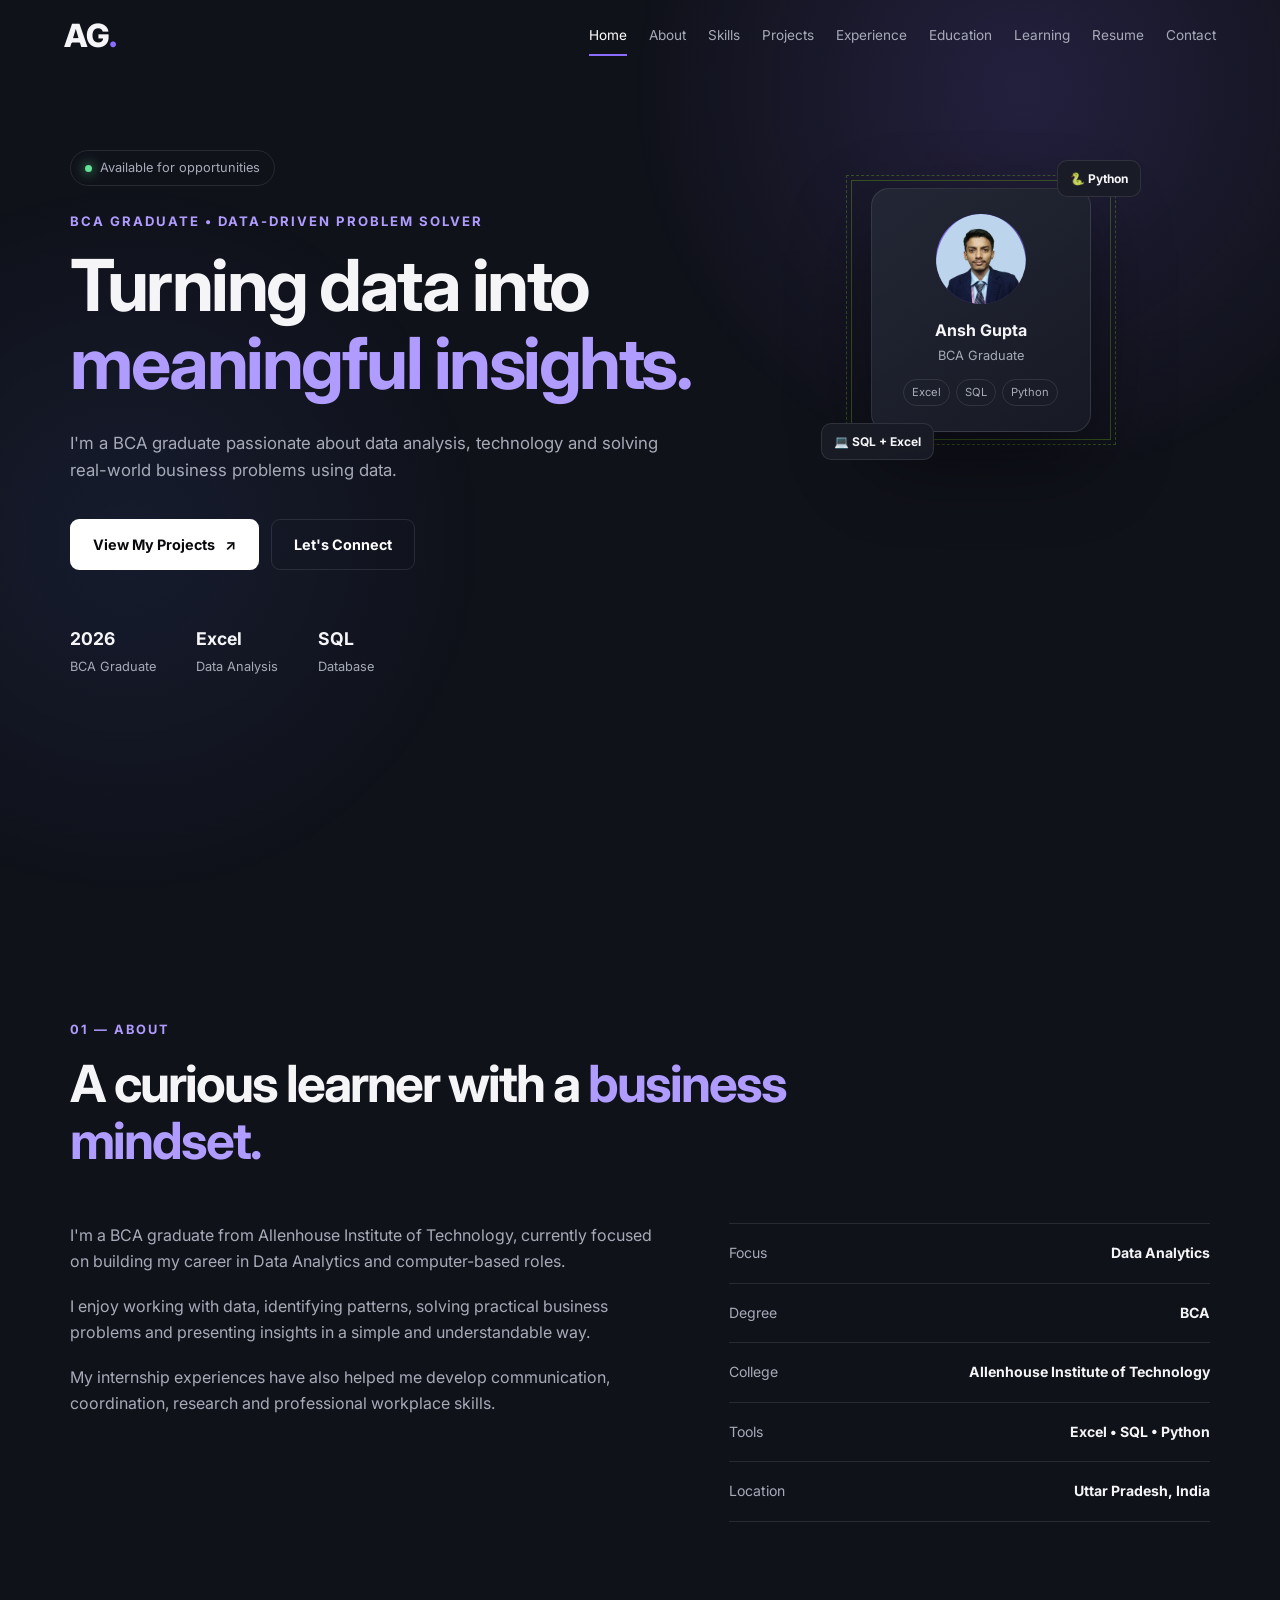
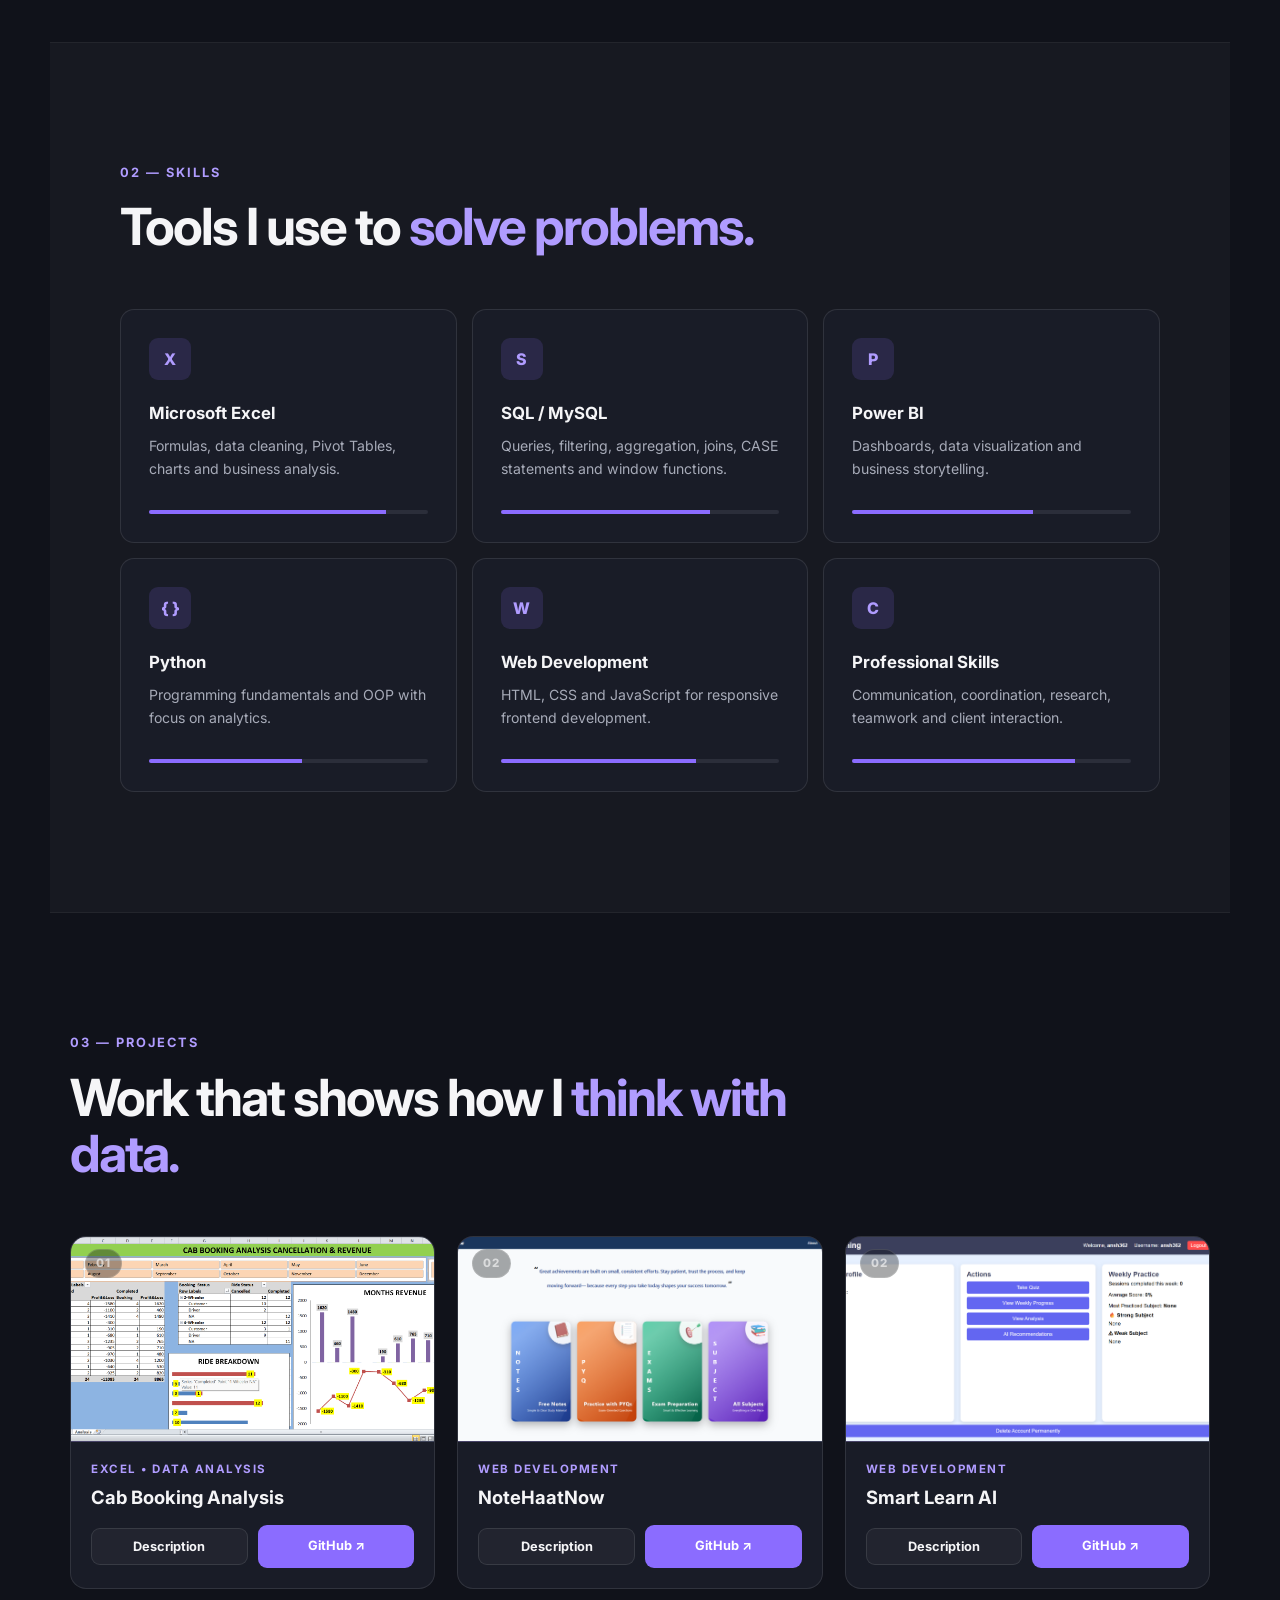
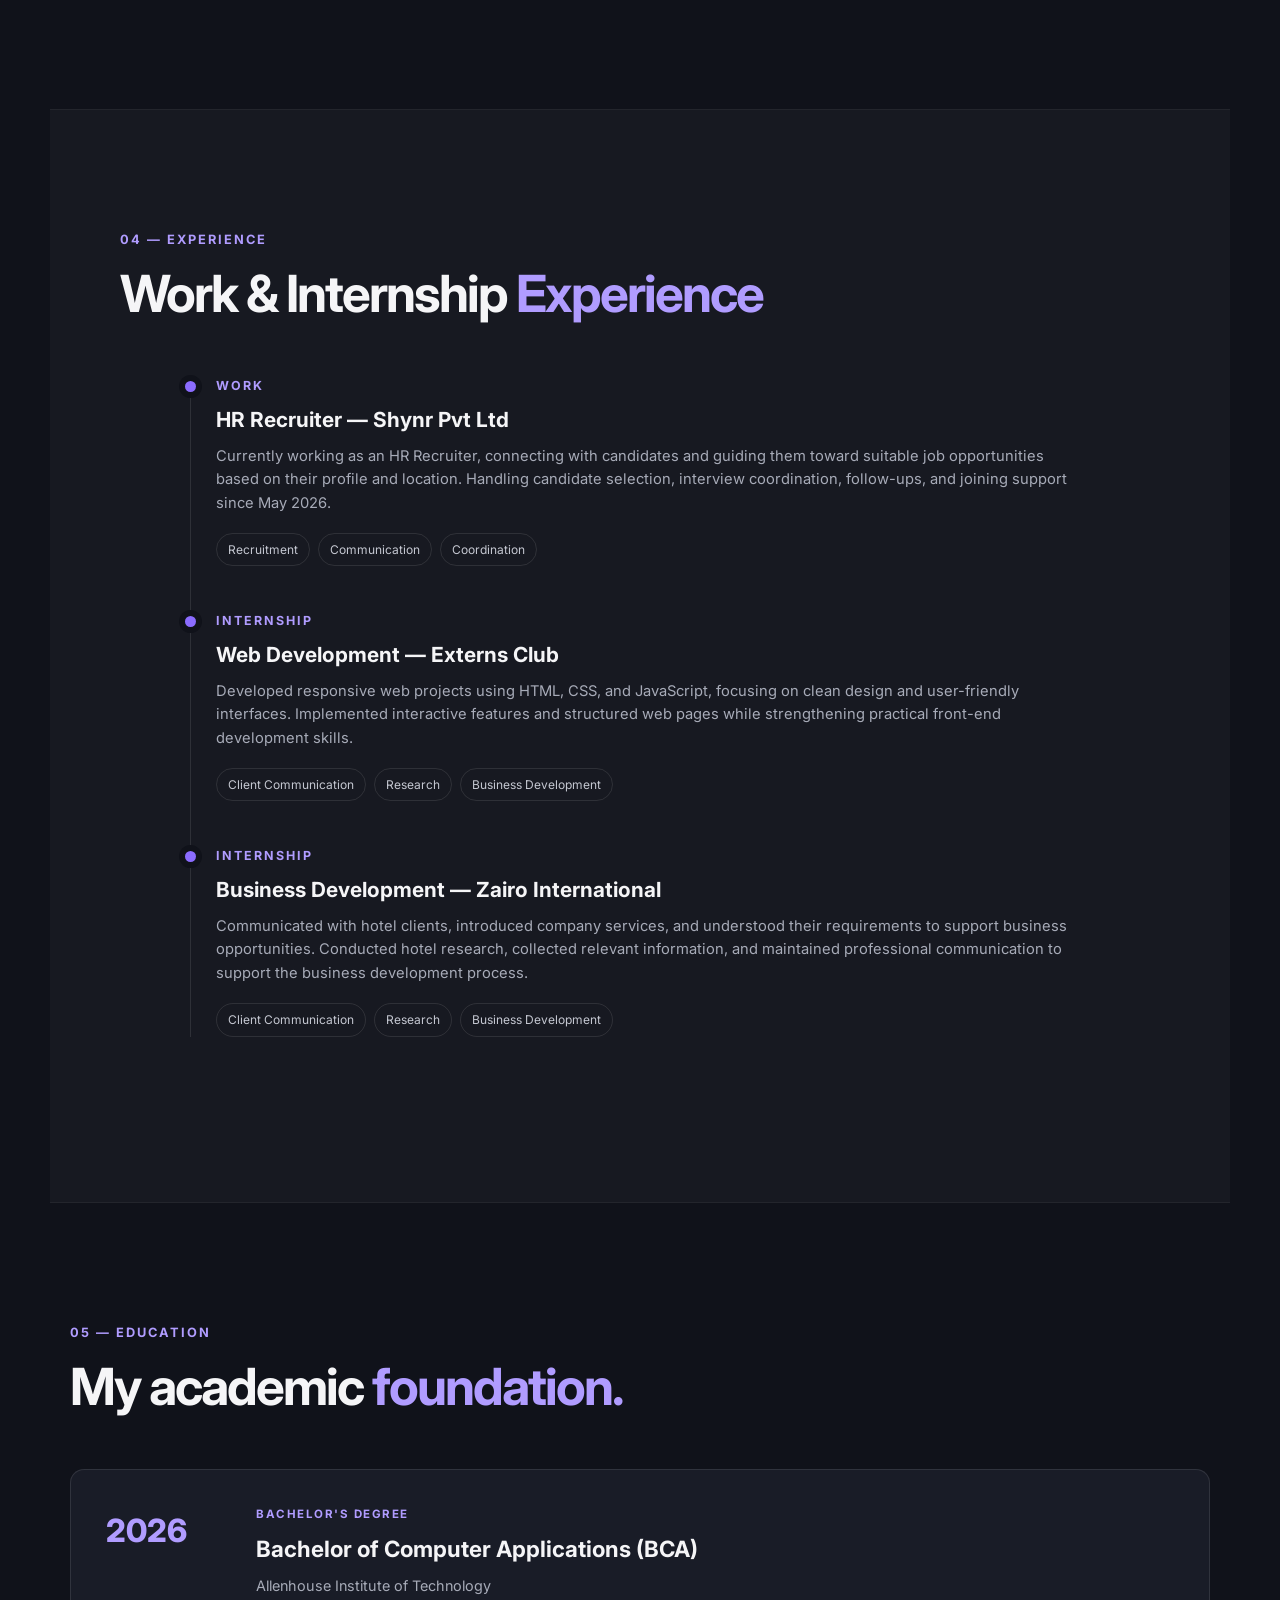
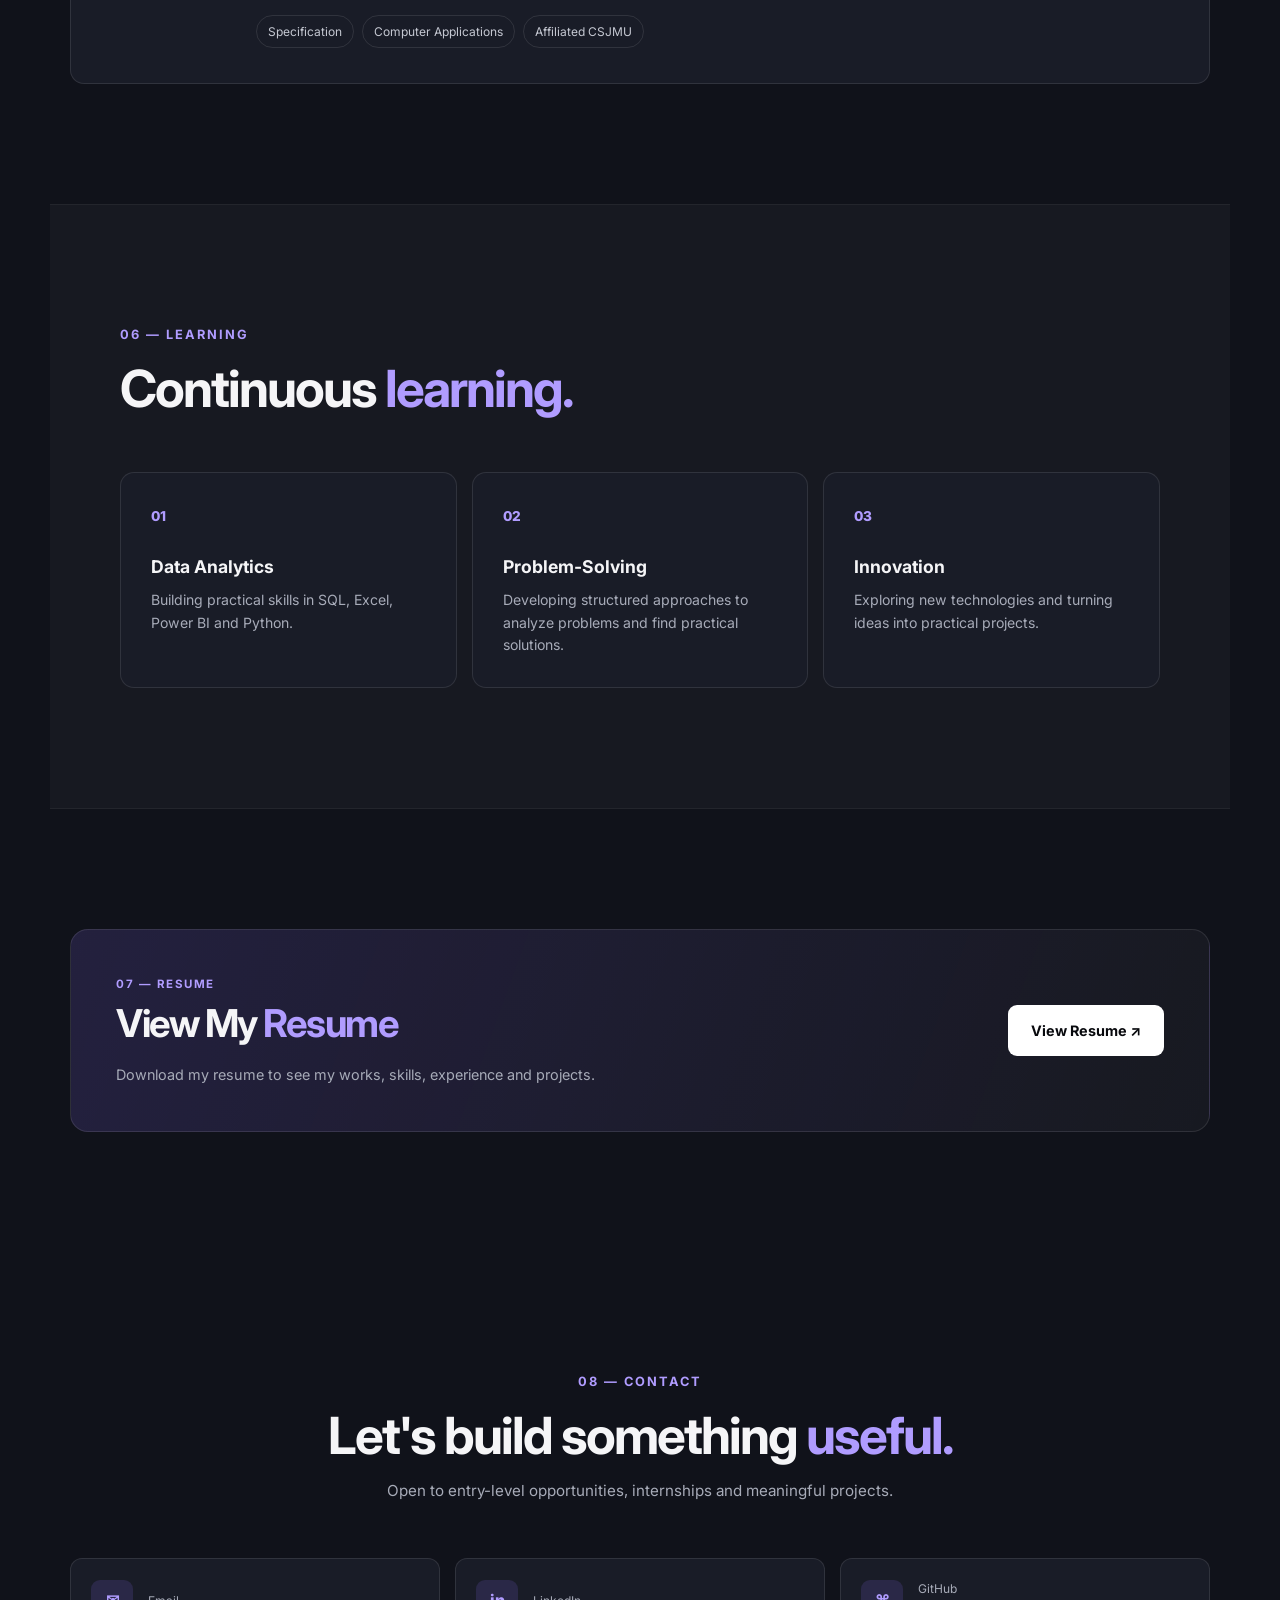
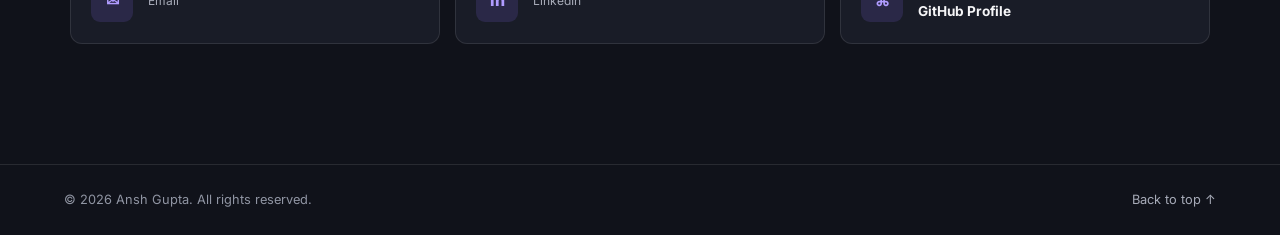
<file: index.html>
<!DOCTYPE html>
<html lang="en">
<head>
    <meta charset="UTF-8">
    <meta name="viewport" content="width=device-width, initial-scale=1.0">
    <meta name="viewport" content="width=device-width, initial-scale=1.0, maximum-scale=1.0, user-scalable=no">
    <title>Ansh Gupta | BCA Graduate & Data Analyst</title>

    <meta name="description"
        content="Portfolio of Ansh Gupta - BCA Graduate and Aspiring Data Analyst.">

    <!-- Google Font -->
    <link rel="preconnect" href="https://fonts.googleapis.com">
    <link rel="preconnect" href="https://fonts.gstatic.com" crossorigin>

    <link href="https://fonts.googleapis.com/css2?family=Inter:wght@400;500;600;700;800&display=swap"
        rel="stylesheet">

    <!-- CSS -->
    <link rel="stylesheet" href="style.css">
</head>

<body>

    <!-- Scroll Progress -->
    <div class="scroll-progress" id="scrollProgress"></div>


    <!-- ================= NAVBAR ================= -->

    <header class="navbar" id="navbar">

        <a href="#home" class="logo">
            AG<span>.</span>
        </a>

        <nav class="nav-menu" id="navMenu">

            <a href="#home" class="nav-link active">Home</a>
            <a href="#about" class="nav-link">About</a>
            <a href="#skills" class="nav-link">Skills</a>
            <a href="#projects" class="nav-link">Projects</a>
            <a href="#experience" class="nav-link">Experience</a>
            <a href="#education" class="nav-link">Education</a>
            <a href="#certifications" class="nav-link">Learning</a>
            <a href="Ansh_Gupta_Resume.pdf" class="nav-link">Resume</a>
            <a href="#contact" class="nav-link">Contact</a>

        </nav>


        <!-- Mobile Menu -->
        <button class="menu-btn" id="menuBtn">
            ☰
        </button>

    </header>



    <!-- ================= MAIN ================= -->

    <main>


        <!-- ================= HOME ================= -->

        <section class="hero section" id="home">

            <div class="hero-content reveal">

                <div class="available">
                    <span></span>
                    Available for opportunities
                </div>

                <p class="small-title">
                    BCA GRADUATE • DATA-DRIVEN PROBLEM SOLVER
                </p>

                <h1>
                    Turning data into
                    <span>meaningful insights.</span>
                </h1>

                <p class="hero-description">

                    I'm a BCA graduate passionate about data analysis,
                    technology and solving real-world business problems
                    using data.

                </p>


                <div class="hero-buttons">

                    <a href="#projects" class="btn btn-primary">
                        View My Projects
                        <span>↗</span>
                    </a>

                    <a href="#contact" class="btn btn-outline">
                        Let's Connect
                    </a>

                </div>


                <div class="hero-stats">

                    <div>
                        <strong>2026</strong>
                        <span>BCA Graduate</span>
                    </div>

                    <div>
                        <strong>Excel</strong>
                        <span>Data Analysis</span>
                    </div>

                    <div>
                        <strong>SQL</strong>
                        <span>Database</span>
                    </div>

                </div>

            </div>


            <!-- Hero Visual -->

            <div class="hero-visual reveal">

                <div class="circle circle-1"></div>
                <div class="circle circle-2"></div>

                <div class="profile-card">

                    <div class="profile-image">
                        <img src="img/A.jpeg" alt="Ansh Gupta">
                    </div>

                    <h3>Ansh Gupta</h3>

                    <p>
                        BCA Graduate
                    </p>

                    <div class="profile-tags">
                        <span>Excel</span>
                        <span>SQL</span>
                        <span>Python</span>
                    </div>

                </div>


                <div class="floating-card floating-one">
                    🐍 Python
                </div>

                <div class="floating-card floating-two">
                    💻 SQL + Excel
                </div>

            </div>

        </section>



        <!-- ================= ABOUT ================= -->

        <section class="section" id="about">

            <div class="section-heading reveal">

                <p>01 — ABOUT</p>

                <h2>
                    A curious learner with a
                    <span>business mindset.</span>
                </h2>

            </div>


            <div class="about-grid">

                <div class="about-text reveal">

                    <p>
                        I'm a BCA graduate from Allenhouse Institute of Technology,
                        currently focused on building my
                        career in Data Analytics and computer-based roles.
                    </p>

                    <p>
                        I enjoy working with data, identifying patterns,
                        solving practical business problems and presenting
                        insights in a simple and understandable way.
                    </p>

                    <p>
                        My internship experiences have also helped me develop
                        communication, coordination, research and professional
                        workplace skills.
                    </p>

                </div>


                <div class="about-info reveal">

                    <div class="info-row">
                        <span>Focus</span>
                        <strong>Data Analytics</strong>
                    </div>

                    <div class="info-row">
                        <span>Degree</span>
                        <strong>BCA</strong>
                    </div>

                    <div class="info-row">
                        <span>College</span>
                        <strong>Allenhouse Institute of Technology
                        </strong>
                    </div>

                    <div class="info-row">
                        <span>Tools</span>
                        <strong>Excel • SQL • Python</strong>
                    </div>

                    <div class="info-row">
                        <span>Location</span>
                        <strong>Uttar Pradesh, India</strong>
                    </div>

                </div>

            </div>

        </section>



        <!-- ================= SKILLS ================= -->

        <section class="section section-dark" id="skills">

            <div class="section-heading reveal">

                <p>02 — SKILLS</p>

                <h2>
                    Tools I use to
                    <span>solve problems.</span>
                </h2>

            </div>


            <div class="skills-grid">


                <div class="skill-card reveal">

                    <div class="skill-icon">X</div>

                    <h3>Microsoft Excel</h3>

                    <p>
                        Formulas, data cleaning, Pivot Tables,
                        charts and business analysis.
                    </p>

                    <div class="skill-bar">
                        <span style="width:85%"></span>
                    </div>

                </div>


                <div class="skill-card reveal">

                    <div class="skill-icon">S</div>

                    <h3>SQL / MySQL</h3>

                    <p>
                        Queries, filtering, aggregation, joins,
                        CASE statements and window functions.
                    </p>

                    <div class="skill-bar">
                        <span style="width:75%"></span>
                    </div>

                </div>


                <div class="skill-card reveal">

                    <div class="skill-icon">P</div>

                    <h3>Power BI</h3>

                    <p>
                        Dashboards, data visualization and
                        business storytelling.
                    </p>

                    <div class="skill-bar">
                        <span style="width:65%"></span>
                    </div>

                </div>


                <div class="skill-card reveal">

                    <div class="skill-icon">{ }</div>

                    <h3>Python</h3>

                    <p>
                        Programming fundamentals and OOP
                        with focus on analytics.
                    </p>

                    <div class="skill-bar">
                        <span style="width:55%"></span>
                    </div>

                </div>


                <div class="skill-card reveal">

                    <div class="skill-icon">W</div>

                    <h3>Web Development</h3>

                    <p>
                        HTML, CSS and JavaScript for responsive
                        frontend development.
                    </p>

                    <div class="skill-bar">
                        <span style="width:70%"></span>
                    </div>

                </div>


                <div class="skill-card reveal">

                    <div class="skill-icon">C</div>

                    <h3>Professional Skills</h3>

                    <p>
                        Communication, coordination, research,
                        teamwork and client interaction.
                    </p>

                    <div class="skill-bar">
                        <span style="width:80%"></span>
                    </div>

                </div>

            </div>

        </section>



        <!-- ================= PROJECTS ================= -->

        <section class="section" id="projects">

            <div class="section-heading reveal">

                <p>03 — PROJECTS</p>

                <h2>
                    Work that shows how I
                    <span>think with data.</span>
                </h2>

            </div>


            <div class="projects-grid">


                <!-- Project 1 -->
                <!-- Screenshot badalne ke liye: is <div class="project-image"> ke andar
                     <img src="apni-image.png" alt="..."> daal dein, placeholder khud hat jayega -->

                <article class="project-card reveal">

                    <div class="project-image" data-project="01">

                        <div class="project-image-placeholder">
                            <span class="placeholder-icon"></span>
                            <span class="placeholder-text">Add Screenshot</span>
                        </div>

                        <img src="img/Dashboard.png" alt="Cab Booking & Cancellation Analysis Dashboard Screenshot">

                    </div>

                    <div class="project-content">

                        <p class="project-category">
                            EXCEL • DATA ANALYSIS
                        </p>

                        <h3>
                            Cab Booking Analysis
                        </h3>

                        <div class="project-links">

                            <button type="button"
                                class="project-link project-link-secondary project-desc-btn"
                                data-title="Cab Booking Analysis"
                                data-category="EXCEL • DATA ANALYSIS"
                                data-desc="Analyzed cab booking data to identify cancellation patterns, cancellation reasons, monthly revenue impact and estimated business loss. Built an interactive dashboard in Excel using Pivot Tables and SUMIFS to highlight month-wise trends and help management reduce cancellation losses."
                                data-tags="Excel, Pivot Tables, SUMIFS, Dashboard"
                                data-link="https://github.com/anshguptaji/Data-Analyst-Project/tree/main/MS%20Excel/Cab-Booking-Analysis"
                                data-link-label="GitHub ↗">
                                Description
                            </button>

                            <a href="https://github.com/anshguptaji/Data-Analyst-Project/tree/main/MS%20Excel/Cab-Booking-Analysis" target="_blank" class="project-link project-link-primary">
                                GitHub ↗
                            </a>

                        </div>

                    </div>

                </article>



                <!-- Project 2 -->

                <article class="project-card reveal">

                    <div class="project-image" data-project="02">

                        <div class="project-image-placeholder">
                            <span class="placeholder-icon">💻</span>
                            <span class="placeholder-text">Add Screenshot</span>
                        </div>

                        <img src="img/Webiste.png" alt="NoteHaatNow Website Screenshot">

                    </div>

                    <div class="project-content">

                        <p class="project-category">
                            WEB DEVELOPMENT
                        </p>

                        <h3>
                            NoteHaatNow 
                        </h3>

                        <div class="project-links">

                            <button type="button"
                                class="project-link project-link-secondary project-desc-btn"
                                data-title="NoteHaatNow - Website"
                                data-category="WEB DEVELOPMENT"
                                data-desc="A student-focused website designed to provide access to previous-year academic question papers. Built with a clean, responsive UI so students can quickly search and download the papers they need."
                                data-tags="HTML, CSS, JavaScript"
                                data-link="https://github.com/anshguptaji/Students_web"
                                data-link-label="GitHub">
                                Description
                            </button>

                            <a href="https://github.com/anshguptaji/Students_web" target="_blank" class="project-link project-link-primary">
                                GitHub ↗
                            </a>

                        </div>

                    </div>

                </article>



                <!-- Project 3 -->

                <article class="project-card reveal">

                    <div class="project-image" data-project="02">

                        <div class="project-image-placeholder">
                            <span class="placeholder-icon">💻</span>
                            <span class="placeholder-text">Add Screenshot</span>
                        </div>

                        <img src="img/ai.png" alt="smart learn ai">

                    </div>

                    <div class="project-content">

                        <p class="project-category">
                            WEB DEVELOPMENT
                        </p>

                        <h3>
                            Smart Learn AI 
                        </h3>

                        <div class="project-links">

                            <button type="button"
                                class="project-link project-link-secondary project-desc-btn"
                                data-title="Smart Learn AI - Platform"
                                data-category="WEB DEVELOPMENT"
                                data-desc="Developed a student-focused platform to analyze academic performance, including marks, attendance, and subject-wise results. Built features to identify performance trends and highlight areas where students need improvement. Designed the system to help students track their progress and make better decisions about their studies."
                                data-tags="HTML, CSS, JavaScript, Python, SQL"
                                data-link="https://github.com/anshguptaji/Smart_Learn_AI"
                                data-link-label="GitHub">
                                Description
                            </button>

                            <a href="https://github.com/anshguptaji/Smart_Learn_AI" target="_blank" class="project-link project-link-primary">
                                GitHub ↗
                            </a>

                        </div>

                    </div>

                </article>

            </div>


            <!-- Project Description Modal -->

            <div class="project-modal" id="projectModal">

                <div class="project-modal-backdrop" id="projectModalBackdrop"></div>

                <div class="project-modal-box">

                    <button type="button" class="project-modal-close" id="projectModalClose">✕</button>

                    <p class="project-category" id="modalCategory"></p>

                    <h3 id="modalTitle"></h3>

                    <p id="modalDesc"></p>

                    <div class="tags" id="modalTags"></div>

                    <a href="#" id="modalLink" target="_blank" class="project-link project-link-primary">
                        Live Project ↗
                    </a>

                </div>

            </div>

        </section>




        <!-- ================= EXPERIENCE ================= -->

        <section class="section section-dark" id="experience">

            <div class="section-heading reveal">

                <p>04 — EXPERIENCE</p>

                <h2>
                    Work & Internship
                    <span>Experience</span>
                </h2>

            </div>


            <div class="timeline">


                <div class="timeline-item reveal">

                    <div class="timeline-dot"></div>

                    <p class="timeline-label">
                        WORK
                    </p>

                    <div class="timeline-content">

                        <h3>
                            HR Recruiter — Shynr Pvt Ltd
                        </h3>

                        <p>
                            Currently working as an HR Recruiter, connecting with candidates and guiding them toward suitable job opportunities based on their profile and location.
                            Handling candidate selection, interview coordination, follow-ups, and joining support since May 2026.

                        </p>

                        <div class="tags">
                            <span>Recruitment</span>
                            <span>Communication</span>
                            <span>Coordination</span>
                        </div>

                    </div>

                </div>



                <div class="timeline-item reveal">

                    <div class="timeline-dot"></div>

                    <p class="timeline-label">
                        INTERNSHIP
                    </p>

                    <div class="timeline-content">

                        <h3>
                            Web Development — Externs Club
                        </h3>

                        <p>
                            Developed responsive web projects using HTML, CSS, and JavaScript, focusing on clean design and user-friendly interfaces.
                            Implemented interactive features and structured web pages while strengthening practical front-end development skills.

                        </p>

                        <div class="tags">
                            <span>Client Communication</span>
                            <span>Research</span>
                            <span>Business Development</span>
                        </div>

                    </div>

                </div>

                <div class="timeline-item reveal">

                    <div class="timeline-dot"></div>

                    <p class="timeline-label">
                        INTERNSHIP
                    </p>

                    <div class="timeline-content">

                        <h3>
                            Business Development — Zairo International
                        </h3>

                        <p>
                            Communicated with hotel clients, introduced company services, and understood their requirements to support business opportunities.

Conducted hotel research, collected relevant information, and maintained professional communication to support the business development process.

                        </p>

                        <div class="tags">
                            <span>Client Communication</span>
                            <span>Research</span>
                            <span>Business Development</span>
                        </div>

                    </div>

                </div>

            </div>

        </section>



        <!-- ================= EDUCATION ================= -->

        <section class="section" id="education">

            <div class="section-heading reveal">

                <p>05 — EDUCATION</p>

                <h2>
                    My academic
                    <span>foundation.</span>
                </h2>

            </div>


            <div class="education-card reveal">

                <div class="education-year">
                    2026
                </div>

                <div>

                    <p class="project-category">
                        BACHELOR'S DEGREE
                    </p>

                    <h3>
                        Bachelor of Computer Applications (BCA)
                    </h3>

                    <p>
                        Allenhouse Institute of Technology
                    </p>

                    <div class="tags">
                        <span>Specification</span>
                       <span>Computer Applications</span>
                       <span>Affiliated CSJMU</span>
                    </div>

                </div>

            </div>

        </section>



        <!-- ================= LEARNING ================= -->

        <section class="section section-dark" id="certifications">

            <div class="section-heading reveal">

                <p>06 — LEARNING</p>

                <h2>
                    Continuous
                    <span>learning.</span>
                </h2>

            </div>


            <div class="cert-grid">

                <div class="cert-card reveal">

                    <span>01</span>

                    <h3>
                        Data Analytics
                    </h3>

                    <p>
                        Building practical skills in SQL, Excel, Power BI and Python.
                    </p>

                </div>


                <div class="cert-card reveal">

                    <span>02</span>

                    <h3>
                        Problem-Solving
                    </h3>

                    <p>
                        Developing structured approaches to analyze problems and find practical solutions.
                    </p>

                </div>


                <div class="cert-card reveal">

                    <span>03</span>

                    <h3>
                        Innovation
                    </h3>

                    <p>
                        Exploring new technologies and turning ideas into practical projects.
                    </p>

                </div>

            </div>

        </section>



        <!-- ================= RESUME ================= -->

        <section class="section" id="resume">

            <div class="resume-box reveal">

                <div>

                    <p class="project-category">
                        07 — RESUME
                    </p>

                    <h2>
                        View My
                        <span>Resume</span>
                    </h2>

                    <p>
                        Download my resume to see my works,
                        skills, experience and projects.
                    </p>

                </div>

                <a href="Ansh_Gupta_Resume.pdf"
                    target="_blank"
                    class="btn btn-primary">

                    View Resume ↗

                </a>

            </div>

        </section>



        <!-- ================= CONTACT ================= -->

        <section class="section contact" id="contact">

            <div class="section-heading reveal">

                <p>08 — CONTACT</p>

                <h2>
                    Let's build something
                    <span>useful.</span>
                </h2>

                <p>
                    Open to entry-level opportunities,
                    internships and meaningful projects.
                </p>

            </div>


            <div class="contact-grid">


                <a href="mailto:anshguptaji856@gmail.com"
                    class="contact-card reveal">

                    <div class="contact-icon">
                        ✉
                    </div>

                    <div>

                        <small>Email</small>

                    </div>

                </a>



                <a href="https://linkedin.com/in/anshgupta26"
                    class="contact-card reveal">

                    <div class="contact-icon">
                        in
                    </div>

                    <div>

                        <small>LinkedIn</small>

                    </div>

                </a>



                <a href="https://github.com/anshguptaji"
                    class="contact-card reveal">

                    <div class="contact-icon">
                        ⌘
                    </div>

                    <div>

                        <small>GitHub</small>

                        <strong>
                            GitHub Profile
                        </strong>

                    </div>

                </a>

            </div>

        </section>

    </main>



    <!-- ================= FOOTER ================= -->

    <footer>

        <p>
            © <span id="year"></span> Ansh Gupta. All rights reserved.
        </p>

        <a href="#home">
            Back to top ↑
        </a>

    </footer>



    <!-- JavaScript -->

    <script src="script.js"></script>

</body>
</html>
</file>
<file: style.css>
/* =========================
   RESET & OVERFLOW PREVENT
========================= */

* {
    margin: 0;
    padding: 0;
    box-sizing: border-box;
}

:root {
    --bg: #10121a;
    --card: #191c27;
    --card-light: #1f2330;

    --white: #f5f5f7;
    --text: #d8dae2;
    --muted: #a7abb8;

    --accent: #8b6cff;
    --accent-light: #b09cff;

    --border: rgba(255,255,255,0.10);

    --max-width: 1180px;
}

html, body {
    width: 100%;
    max-width: 100vw;
    overflow-x: hidden !important;
    scroll-behavior: smooth;
}

body {
    font-family: "Inter", sans-serif;
    background: var(--bg);
    color: var(--white);
    line-height: 1.6;
    position: relative;
}

body::before {
    content: "";
    position: fixed;
    inset: 0;
    pointer-events: none;
    z-index: -1;
    background:
        radial-gradient(
            circle at 80% 10%,
            rgba(139,108,255,0.16),
            transparent 30%
        ),
        radial-gradient(
            circle at 10% 60%,
            rgba(90,130,255,0.09),
            transparent 28%
        );
}

a {
    text-decoration: none;
    color: inherit;
}

/* =========================
   SCROLL PROGRESS
========================= */

.scroll-progress {
    position: fixed;
    top: 0;
    left: 0;
    width: 0%;
    height: 3px;
    background: linear-gradient(
        90deg,
        var(--accent),
        #58d7ff
    );
    z-index: 9999;
}

/* =========================
   NAVBAR
========================= */

.navbar {
    position: fixed;
    top: 0;
    left: 0;
    width: 100%;
    height: 72px;
    padding: 0 5%;
    display: flex;
    align-items: center;
    justify-content: space-between;
    z-index: 1000;
    transition: 0.3s;
}

.navbar.scrolled {
    background: rgba(16,18,26,0.92);
    backdrop-filter: blur(18px);
    border-bottom: 1px solid var(--border);
}

.logo {
    font-size: 2rem;
    font-weight: 800;
    letter-spacing: -1px;
}

.logo span {
    color: var(--accent);
}

.nav-menu {
    display: flex;
    align-items: center;
    gap: 22px;
}

.nav-link {
    position: relative;
    font-size: 0.85rem;
    color: var(--muted);
    transition: 0.3s;
}

.nav-link:hover,
.nav-link.active {
    color: white;
}

.nav-link.active::after {
    content: "";
    position: absolute;
    left: 0;
    bottom: -9px;
    width: 100%;
    height: 2px;
    background: var(--accent);
}

.menu-btn {
    display: none;
    background: none;
    border: none;
    color: white;
    font-size: 1.5rem;
    cursor: pointer;
}

/* =========================
   SECTIONS
========================= */

.section {
    width: 100%;
    max-width: var(--max-width);
    margin: 0 auto;
    padding: 120px 20px;
}

.section-dark {
    width: 100%;
    padding-left: max(20px, calc((100% - var(--max-width))/2 + 20px));
    padding-right: max(20px, calc((100% - var(--max-width))/2 + 20px));
    background: rgba(255,255,255,0.03);
    border-top: 1px solid rgba(255,255,255,0.05);
    border-bottom: 1px solid rgba(255,255,255,0.05);
}

/* =========================
   SECTION HEADING
========================= */

.section-heading {
    max-width: 780px;
    margin-bottom: 55px;
}

.section-heading > p {
    color: var(--accent-light);
    font-size: 0.8rem;
    letter-spacing: 2px;
    font-weight: 700;
    margin-bottom: 15px;
}

.section-heading h2 {
    font-size: clamp(2rem,4vw,3.6rem);
    line-height: 1.1;
    letter-spacing: -2px;
}

.section-heading h2 span {
    color: var(--accent-light);
}

.section-heading > p:last-child {
    color: var(--muted);
    margin-top: 15px;
    font-size: 0.95rem;
    letter-spacing: normal;
    font-weight: 400;
}

/* =========================
   HERO
========================= */

.hero {
    min-height: 100vh;
    padding-top: 150px;
    display: grid;
    grid-template-columns: 1.15fr 0.85fr;
    align-items: flex-start;
    gap: 60px;
}

.available {
    display: inline-flex;
    align-items: center;
    gap: 8px;
    padding: 7px 14px;
    border: 1px solid var(--border);
    border-radius: 50px;
    color: var(--muted);
    font-size: 0.8rem;
    margin-bottom: 25px;
}

.available span {
    width: 7px;
    height: 7px;
    background: #61e294;
    border-radius: 50%;
    box-shadow: 0 0 12px #61e294;
    flex-shrink: 0;
}

.small-title {
    color: var(--accent-light);
    font-size: 0.82rem;
    letter-spacing: 2px;
    font-weight: 700;
    margin-bottom: 15px;
}

.hero h1 {
    font-size: clamp(2.8rem,5.6vw,5.2rem);
    line-height: 1.08;
    letter-spacing: -2.5px;
    max-width: 700px;
}

.hero h1 span {
    color: var(--accent-light);
}

.hero-description {
    color: var(--muted);
    max-width: 650px;
    margin: 28px 0 35px;
    font-size: 1.05rem;
}

.hero-buttons {
    display: flex;
    align-items: center;
    gap: 12px;
    flex-wrap: wrap;
}

.btn {
    display: inline-flex;
    align-items: center;
    gap: 10px;
    padding: 13px 22px;
    border-radius: 9px;
    font-size: 0.9rem;
    font-weight: 700;
    border: 1px solid var(--border);
    transition: 0.3s;
}

.btn:hover {
    transform: translateY(-3px);
}

.btn-primary {
    background: white;
    color: #08090d;
}

.btn-outline {
    color: white;
}

.hero-stats {
    display: flex;
    gap: 40px;
    margin-top: 55px;
}

.hero-stats div {
    display: flex;
    flex-direction: column;
    gap: 4px;
}

.hero-stats strong {
    font-size: 1.1rem;
}

.hero-stats span {
    color: var(--muted);
    font-size: 0.8rem;
}

/* =========================
   HERO VISUAL
========================= */

.hero-visual {
    position: relative;
    width: 320px;
    height: 320px;
    display: flex;
    align-items: center;
    justify-content: center;
    margin: 0 auto;
    transform-origin: center center;
}

.circle {
    position: absolute;
    border: 1px solid rgb(134 215 23 / 30%);
    
}

.circle-1 {
    height: 260px;
    width: 260px;
    animation: rotate 18s linear infinite;
}

.circle-2 {
    height: 270px;
    width: 270px;
    border-style: dashed;
    animation: rotateReverse 17s linear infinite;
}

.profile-card {
    width: 220px;
    padding: 25px 15px;
    text-align: center;
    background: linear-gradient(
        145deg,
        #232735,
        #171a24
    );
    border: 1px solid var(--border);
    border-radius: 18px;
    box-shadow: 0 30px 80px rgba(0,0,0,0.45);
    z-index: 2;
    position: relative;
}

.profile-image {
    width: 90px;
    height: 90px;
    margin: auto;
    display: grid;
    place-items: center;
    border-radius: 50%;
    overflow: hidden;
    background: linear-gradient(
        135deg,
        var(--accent),
        #3f3b72
    );
    font-size: 1.8rem;
    font-weight: 800;
}

.profile-image img {
    width: 100%;
    height: 100%;
    object-fit: cover;
    border-radius: 50%;
    display: block;
}

.profile-card h3 {
    margin-top: 14px;
    font-size: 1rem;
}

.profile-card p {
    color: var(--muted);
    font-size: 0.8rem;
    margin-top: 3px;
}

.profile-tags {
    display: flex;
    justify-content: center;
    flex-wrap: wrap;
    gap: 6px;
    margin-top: 12px;
}

.profile-tags span {
    padding: 4px 8px;
    border: 1px solid var(--border);
    border-radius: 20px;
    font-size: 0.7rem;
    color: var(--muted);
}

.floating-card {
    position: absolute;
    padding: 8px 12px;
    background: rgba(25,28,39,0.92);
    backdrop-filter: blur(10px);
    border: 1px solid var(--border);
    border-radius: 10px;
    font-size: 0.75rem;
    font-weight: 700;
    z-index: 3;
    white-space: nowrap;
}

.floating-one {
    top: 10px;
    right: 0px;
    animation: floating 4s ease-in-out infinite;
}

.floating-two {
    bottom: 10px;
    left: 0px;
    animation: floating 4s ease-in-out 1s infinite;
}

/* =========================
   ABOUT
========================= */

.about-grid {
    display: grid;
    grid-template-columns: 1.1fr 0.9fr;
    gap: 70px;
}

.about-text {
    color: var(--muted);
    font-size: 1rem;
}

.about-text p + p {
    margin-top: 20px;
}

.about-info {
    border-top: 1px solid var(--border);
}

.info-row {
    display: flex;
    align-items: center;
    justify-content: space-between;
    padding: 18px 0;
    border-bottom: 1px solid var(--border);
    font-size: 0.88rem;
}

.info-row span {
    color: var(--muted);
}

.info-row strong {
    text-align: right;
}

/* =========================
   SKILLS
========================= */

.skills-grid {
    width: 100%;
    display: grid;
    grid-template-columns: repeat(3,1fr);
    gap: 15px;
}

.skill-card {
    padding: 28px;
    background: var(--card);
    border: 1px solid var(--border);
    border-radius: 14px;
    transition: 0.35s;
}

.skill-card:hover {
    transform: translateY(-7px);
    border-color: rgba(139,108,255,0.5);
}

.skill-icon {
    width: 42px;
    height: 42px;
    display: grid;
    place-items: center;
    border-radius: 9px;
    background: rgba(139,108,255,0.15);
    color: var(--accent-light);
    font-weight: 800;
    margin-bottom: 20px;
}

.skill-card h3 {
    font-size: 1.05rem;
    margin-bottom: 8px;
}

.skill-card p {
    color: var(--muted);
    font-size: 0.88rem;
    min-height: 55px;
}

.skill-bar {
    height: 4px;
    margin-top: 20px;
    background: #2b2e3a;
    border-radius: 10px;
    overflow: hidden;
}

.skill-bar span {
    display: block;
    height: 100%;
    background: var(--accent);
}

/* =========================
   PROJECTS
========================= */

.projects-grid {
    width: 100%;
    display: grid;
    grid-template-columns: repeat(3, 1fr);
    gap: 22px;
}

.project-card {
    background: var(--card);
    border: 1px solid var(--border);
    border-radius: 16px;
    display: flex;
    flex-direction: column;
    overflow: hidden;
    transition: 0.35s;
}

.project-card:hover {
    transform: translateY(-7px);
    border-color: rgba(139,108,255,0.5);
}

.project-image {
    position: relative;
    width: 100%;
    aspect-ratio: 16 / 9;
    background:
        linear-gradient(
            145deg,
            rgba(139,108,255,0.22),
            rgba(88,215,255,0.08)
        );
    border-bottom: 1px solid var(--border);
    overflow: hidden;
}

.project-image::before {
    content: attr(data-project);
    position: absolute;
    top: 12px;
    left: 14px;
    font-size: 0.72rem;
    font-weight: 800;
    letter-spacing: 1px;
    color: rgba(255,255,255,0.6);
    background: rgba(8,9,13,0.35);
    padding: 4px 10px;
    border-radius: 50px;
    border: 1px solid rgba(255,255,255,0.14);
    z-index: 2;
}

.project-image img {
    width: 100%;
    height: 100%;
    object-fit: cover;
    display: block;
    position: relative;
    z-index: 1;
    transition: 0.4s ease;
}

.project-card:hover .project-image img {
    transform: scale(1.06);
}

.project-image-placeholder {
    width: 100%;
    height: 100%;
    display: flex;
    flex-direction: column;
    align-items: center;
    justify-content: center;
    gap: 8px;
    background-image:
        repeating-linear-gradient(
            45deg,
            rgba(255,255,255,0.035) 0px,
            rgba(255,255,255,0.035) 1px,
            transparent 1px,
            transparent 14px
        );
    transition: 0.35s ease;
}

.project-card:hover .project-image-placeholder {
    transform: scale(1.04);
}

.placeholder-icon {
    font-size: 2rem;
    opacity: 0.9;
    filter: drop-shadow(0 4px 14px rgba(0,0,0,0.35));
}

.placeholder-text {
    font-size: 0.72rem;
    font-weight: 700;
    letter-spacing: 0.5px;
    color: rgba(255,255,255,0.6);
}

.project-image:has(img) .project-image-placeholder {
    display: none;
}

.project-content {
    display: flex;
    flex-direction: column;
    align-items: flex-start;
    padding: 18px 20px 20px;
}

.project-category {
    color: var(--accent-light);
    font-size: 0.72rem;
    letter-spacing: 1.5px;
    font-weight: 700;
}

.project-content h3 {
    font-size: 1.15rem;
    line-height: 1.25;
    margin: 8px 0 0;
}

.project-links {
    display: flex;
    flex-wrap: wrap;
    align-items: center;
    gap: 10px;
    margin-top: 16px;
    width: 100%;
}

.project-link {
    display: inline-flex;
    align-items: center;
    justify-content: center;
    flex: 1;
    padding: 10px 14px;
    border-radius: 9px;
    font-size: 0.8rem;
    font-weight: 700;
    border: 1px solid var(--border);
    transition: 0.3s;
    cursor: pointer;
    font-family: inherit;
    white-space: nowrap;
}

.project-link:hover {
    transform: translateY(-3px);
}

.project-link-primary {
    background: var(--accent);
    color: white;
    border-color: transparent;
}

.project-link-primary:hover {
    background: var(--accent-light);
}

.project-link-secondary {
    background: rgba(255,255,255,0.04);
    color: var(--white);
}

.project-link-secondary:hover {
    border-color: rgba(139,108,255,0.6);
    color: var(--accent-light);
}

.project-modal {
    position: fixed;
    inset: 0;
    z-index: 2000;
    display: none;
    align-items: center;
    justify-content: center;
    padding: 24px;
}

.project-modal.open {
    display: flex;
}

.project-modal-backdrop {
    position: absolute;
    inset: 0;
    background: rgba(10,11,16,0.72);
    backdrop-filter: blur(4px);
}

.project-modal-box {
    position: relative;
    z-index: 1;
    max-width: 520px;
    width: 100%;
    max-height: 82vh;
    overflow-y: auto;
    background: var(--card-light);
    border: 1px solid var(--border);
    border-radius: 16px;
    padding: 32px;
    box-shadow: 0 30px 80px rgba(0,0,0,0.5);
}

.project-modal-close {
    position: absolute;
    top: 16px;
    right: 16px;
    width: 32px;
    height: 32px;
    display: grid;
    place-items: center;
    border-radius: 50%;
    background: rgba(255,255,255,0.06);
    border: 1px solid var(--border);
    color: var(--white);
    font-size: 0.9rem;
    cursor: pointer;
    transition: 0.25s;
}

.project-modal-close:hover {
    background: rgba(139,108,255,0.25);
    color: var(--accent-light);
}

.project-modal-box h3 {
    font-size: 1.4rem;
    margin: 10px 0 14px;
    line-height: 1.25;
    padding-right: 20px;
}

.project-modal-box p:not(.project-category) {
    color: var(--muted);
    font-size: 0.92rem;
    line-height: 1.65;
}

.project-modal-box .tags {
    margin-top: 18px;
    margin-bottom: 22px;
}

.tags {
    display: flex;
    flex-wrap: wrap;
    align-items: center;
    gap: 8px;
    margin-top: 18px;
}

.tags span {
    padding: 6px 11px;
    border: 1px solid var(--border);
    border-radius: 50px;
    color: #c5c8d2;
    font-size: 0.75rem;
}

.project-modal-box .project-link {
    flex: none;
    padding: 11px 22px;
}

/* =========================
   TIMELINE
========================= */

.timeline {
    max-width: 900px;
    margin: auto;
    border-left: 1px solid var(--border);
    padding-left: 25px;
}

.timeline-item {
    position: relative;
    margin-bottom: 45px;
}

.timeline-dot {
    position: absolute;
    left: -31px;
    top: 5px;
    width: 11px;
    height: 11px;
    border-radius: 50%;
    background: var(--accent);
    box-shadow: 0 0 0 6px var(--bg);
}

.timeline-label {
    color: var(--accent-light);
    font-size: 0.78rem;
    letter-spacing: 2px;
    font-weight: 700;
    margin-bottom: 7px;
}

.timeline-content h3 {
    font-size: 1.3rem;
    margin-bottom: 8px;
}

.timeline-content > p {
    color: var(--muted);
    font-size: 0.92rem;
}

/* =========================
   EDUCATION
========================= */

.education-card {
    display: grid;
    grid-template-columns: 120px 1fr;
    align-items: start;
    gap: 30px;
    padding: 35px;
    border: 1px solid var(--border);
    background: var(--card);
    border-radius: 14px;
}

.education-year {
    font-size: 2rem;
    font-weight: 800;
    color: var(--accent-light);
}

.education-card h3 {
    font-size: 1.4rem;
    margin: 7px 0;
}

.education-card p:not(.project-category) {
    color: var(--muted);
    font-size: 0.9rem;
}

/* =========================
   CERTIFICATIONS
========================= */

.cert-grid {
    width: 100%;
    display: grid;
    grid-template-columns: repeat(3,1fr);
    gap: 15px;
}

.cert-card {
    padding: 30px;
    background: var(--card);
    border: 1px solid var(--border);
    border-radius: 14px;
    transition: 0.35s;
}

.cert-card:hover {
    transform: translateY(-7px);
    border-color: rgba(139,108,255,0.5);
}

.cert-card > span {
    color: var(--accent-light);
    font-size: 0.85rem;
    font-weight: 800;
}

.cert-card h3 {
    margin: 25px 0 8px;
    font-size: 1.1rem;
}

.cert-card p {
    color: var(--muted);
    font-size: 0.88rem;
}

/* =========================
   RESUME
========================= */

.resume-box {
    padding: 45px;
    display: flex;
    align-items: center;
    justify-content: space-between;
    gap: 30px;
    border: 1px solid var(--border);
    border-radius: 18px;
    background:
        linear-gradient(
            110deg,
            rgba(139,108,255,0.16),
            rgba(255,255,255,0.03)
        );
}

.resume-box h2 {
    font-size: 2.4rem;
    letter-spacing: -1.5px;
}

.resume-box h2 span {
    color: var(--accent-light);
}

.resume-box p:not(.project-category) {
    color: var(--muted);
    font-size: 0.9rem;
    margin-top: 8px;
}

/* =========================
   CONTACT
========================= */

.contact {
    text-align: center;
}

.contact .section-heading {
    margin-left: auto;
    margin-right: auto;
}

.contact-grid {
    width: 100%;
    display: grid;
    grid-template-columns: repeat(3,1fr);
    gap: 15px;
    text-align: left;
}

.contact-card {
    display: flex;
    align-items: center;
    gap: 15px;
    padding: 20px;
    border: 1px solid var(--border);
    background: var(--card);
    border-radius: 12px;
    transition: 0.3s;
}

.contact-card:hover {
    transform: translateY(-5px);
    border-color: rgba(139,108,255,0.5);
}

.contact-icon {
    width: 42px;
    height: 42px;
    display: grid;
    place-items: center;
    border-radius: 9px;
    background: rgba(139,108,255,0.15);
    color: var(--accent-light);
    font-weight: 800;
    flex-shrink: 0;
}

.contact-card small {
    display: block;
    color: var(--muted);
    font-size: 0.75rem;
}

.contact-card strong {
    display: block;
    margin-top: 3px;
    font-size: 0.85rem;
}

/* =========================
   FOOTER
========================= */

footer {
    padding: 25px 5%;
    border-top: 1px solid var(--border);
    display: flex;
    align-items: center;
    justify-content: space-between;
    color: #9095a3;
    font-size: 0.8rem;
}

footer a {
    color: var(--muted);
}

/* =========================
   ANIMATION
========================= */

.reveal {
    opacity: 0;
    transform: translateY(30px);
    transition:
        opacity 0.8s ease,
        transform 0.8s ease;
}

.reveal.show {
    opacity: 1;
    transform: translateY(0);
}

@keyframes floating {
    50% {
        transform: translateY(-10px);
    }
}

@keyframes rotate {
    to {
        transform: rotate(360deg);
    }
}

@keyframes rotateReverse {
    to {
        transform: rotate(-360deg);
    }
}

/* =========================
   TABLET (Max-width: 950px)
========================= */

@media (max-width: 950px) {

    .nav-menu {
        gap: 12px;
    }

    .hero {
        grid-template-columns: 1fr;
        gap: 40px;
    }

    .about-grid {
        grid-template-columns: 1fr;
    }

    .skills-grid {
        grid-template-columns: repeat(2, 1fr);
    }

    .projects-grid {
        grid-template-columns: 1fr;
    }

    .cert-grid,
    .contact-grid {
        grid-template-columns: 1fr 1fr;
    }
}

/* =========================
   STRICT MOBILE FIX (Redmi A2 & Low Res Devices)
========================= */

@media (max-width: 768px) {

    html, body {
        overflow-x: hidden !important;
        position: relative;
    }

    .navbar {
        height: 65px;
    }

    .menu-btn {
        display: block;
    }

    .nav-menu {
        display: none;
        position: absolute;
        top: 65px;
        left: 0;
        width: 100%;
        padding: 20px 0;
        flex-direction: column;
        align-items: center;
        gap: 18px;
        background: rgba(16, 18, 26, 0.98);
        border-bottom: 1px solid var(--border);
        text-align: center;
    }

    .nav-menu.open {
        display: flex;
    }

    .nav-link.active::after {
        display: none;
    }

    .section, 
    .section-dark {
        padding: 60px 16px !important;
        text-align: center !important;
        width: 100% !important;
        box-sizing: border-box !important;
    }

    /* HEADINGS CENTER */
    .section-heading {
        text-align: center !important;
        margin-left: auto !important;
        margin-right: auto !important;
        width: 100% !important;
    }

    /* HERO SECTION CENTER */
    .hero {
        padding-top: 100px;
        min-height: auto;
        text-align: center !important;
        grid-template-columns: 1fr !important;
    }

    .hero-visual {
        transform: scale(0.72);
        margin: -30px auto !important;
    }

    .hero h1 {
        font-size: 2.2rem;
        letter-spacing: -1px;
        margin-left: auto !important;
        margin-right: auto !important;
        text-align: center !important;
    }

    .hero-description {
        font-size: 0.9rem;
        margin-left: auto !important;
        margin-right: auto !important;
        text-align: center !important;
    }

    .hero-buttons {
        justify-content: center !important;
    }

    .hero-stats {
        gap: 15px;
        justify-content: center !important;
        flex-wrap: wrap;
    }

    .available {
        margin-left: auto !important;
        margin-right: auto !important;
    }

    /* ABOUT SECTION CENTER */
    .about-text {
        text-align: center !important;
    }

    .info-row {
        justify-content: space-between;
        font-size: 0.8rem;
    }

    /* ALL GRIDS 1 COLUMN STRICT */
    .skills-grid,
    .projects-grid,
    .cert-grid,
    .contact-grid {
        grid-template-columns: 1fr !important;
        width: 100% !important;
    }

    .skill-card, 
    .cert-card {
        text-align: center !important;
    }

    .skill-icon {
        margin-left: auto !important;
        margin-right: auto !important;
    }

    .project-content {
        align-items: center !important;
        text-align: center !important;
    }

    .education-card {
        grid-template-columns: 1fr !important;
        gap: 10px;
        text-align: center !important;
        justify-items: center !important;
    }

    .resume-box {
        flex-direction: column !important;
        align-items: center !important;
        text-align: center !important;
        padding: 20px !important;
    }

    .resume-box h2 {
        font-size: 1.6rem;
    }

    .contact-card {
        flex-direction: column !important;
        justify-content: center !important;
        text-align: center !important;
    }

    footer {
        flex-direction: column !important;
        gap: 10px;
        align-items: center !important;
        text-align: center !important;
    }
}
</file>
